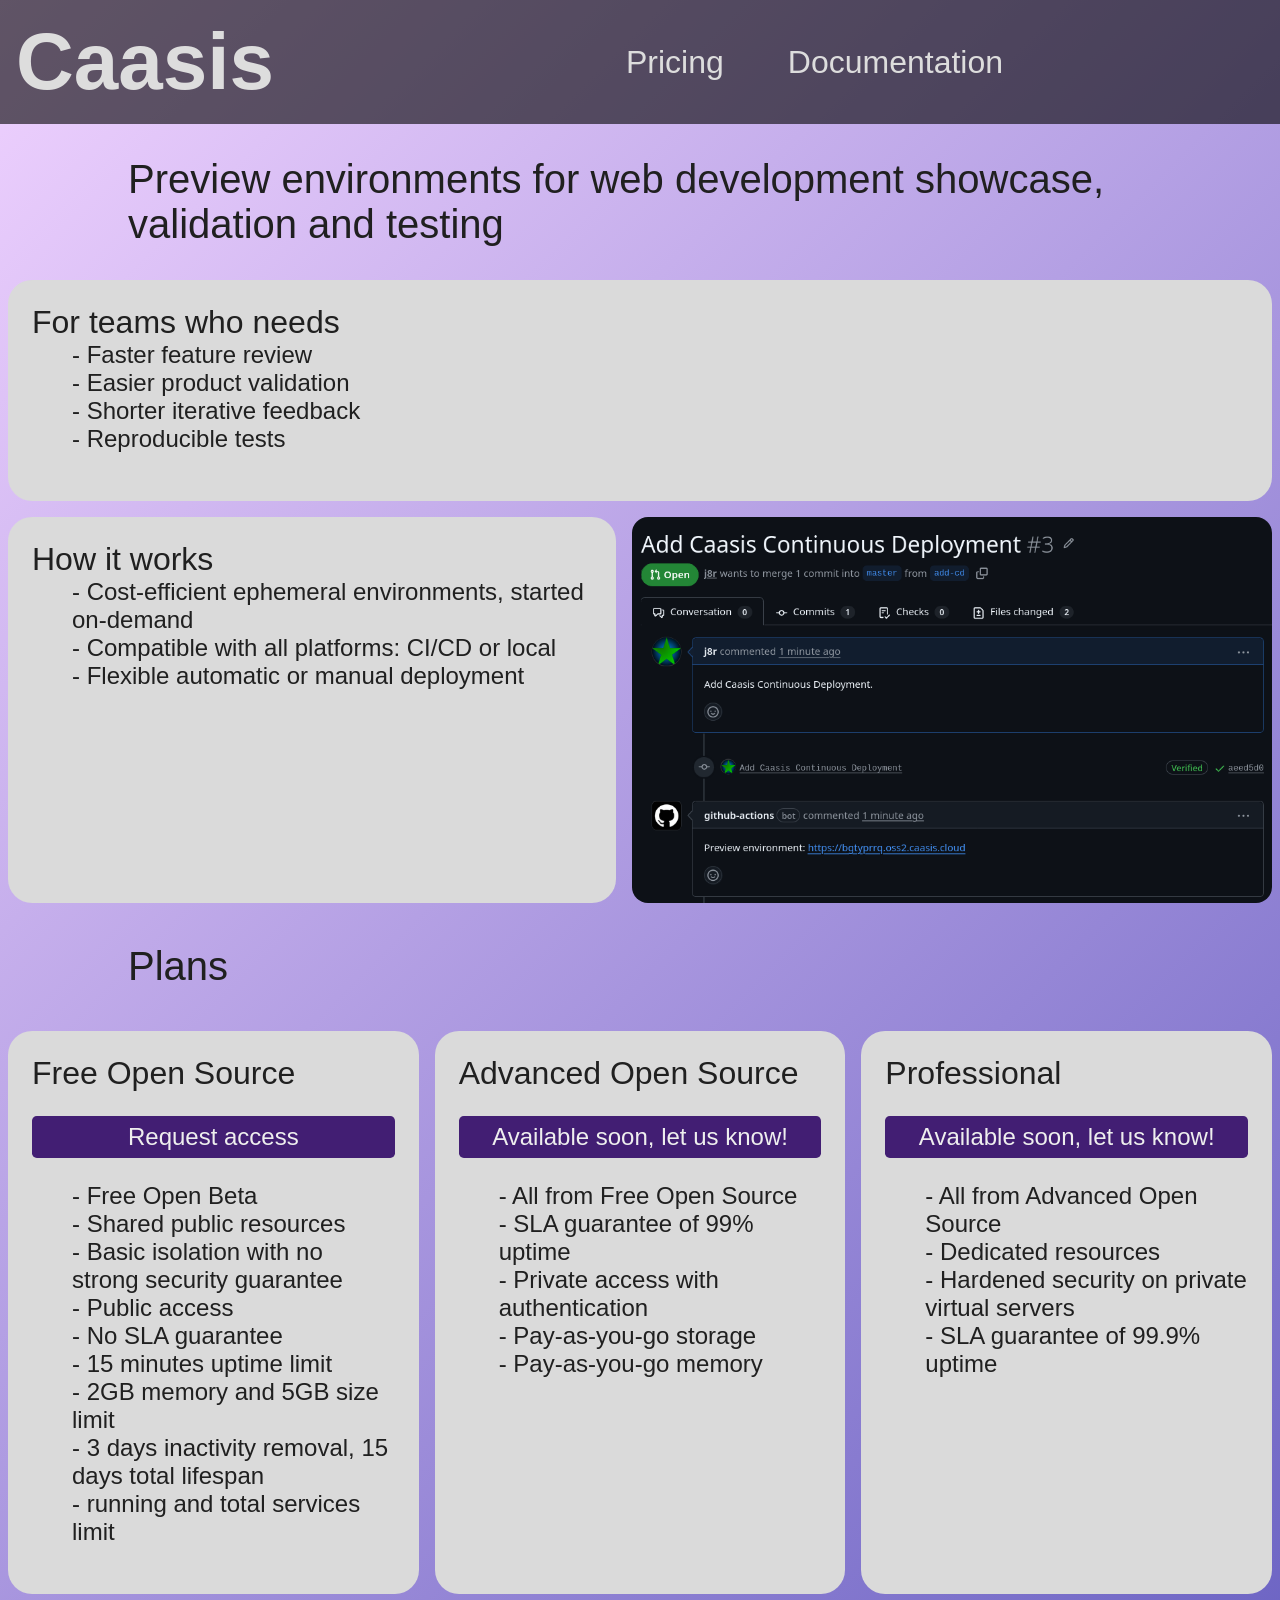
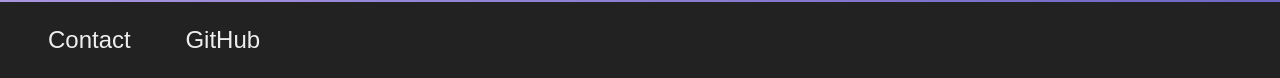
<file: index.html>
<!doctype html>
<html lang="">

<head>
  <meta charset="utf-8">
  <meta name="viewport" content="width=device-width, initial-scale=1">
  <title>Caasis - Preview environments</title>
  <link rel="stylesheet" href="style.css">
  <meta name="description" content="">

  <meta property="og:title" content="">
  <meta property="og:type" content="">
  <meta property="og:url" content="">
  <meta property="og:image" content="">
  <meta property="og:image:alt" content="">

  <link rel="icon" href="/favicon.ico" sizes="any">
  <link rel="icon" href="/icon.svg" type="image/svg+xml">
  <link rel="apple-touch-icon" href="icon.png">
  <meta name="theme-color" content="#421e73">
</head>

<body>
  <header>
    <h1><a href="/">Caasis</a></h1>
    <h3><a href="/#pricing">Pricing</a></h3>
    <h3><a href="/docs.html">Documentation</a></h3>
  </header>
  <h2>Preview environments for web development showcase, validation and testing</h2>
  <div class="box">
    <h3>For teams who needs</h3>
    <ul>
      <li>- Faster feature review</li>
      <li>- Easier product validation</li>
      <li>- Shorter iterative feedback</li>
      <li>- Reproducible tests</li>
    </ul>
  </div>
  <div class="container">
    <div class="box">
      <h3>How it works</h3>
      <ul>
        <li>- Cost-efficient ephemeral environments, started on-demand</li>
        <li>- Compatible with all platforms: CI/CD or local</li>
        <li>- Flexible automatic or manual deployment</li>
      </ul>
    </div>
    <img src="pr-screenshot.png" id="screenshot"/>
    </div>
  </div>
  <h2 id="pricing">Plans</h2>
  <div class="container">
    <div class="box">
      <h3>Free Open Source</h3>
      <button onclick="window.location.href='mailto:support@caasis.cloud'">Request access</button>
      <ul>
        <li>- Free Open Beta</li>
        <li>- Shared public resources</li>
        <li>- Basic isolation with no strong security guarantee</li>
        <li>- Public access</li>
        <li>- No SLA guarantee</li>
        <li>- 15 minutes uptime limit</li>
        <li>- 2GB memory and 5GB size limit</li>
        <li>- 3 days inactivity removal, 15 days total lifespan</li>
        <li>- running and total services limit</li>
      </ul>
    </div>
    <div class="box">
      <h3>Advanced Open Source</h3>
      <button onclick="window.location.href='mailto:support@caasis.cloud'">Available soon, let us know!</button>
      <ul>
        <li>- All from Free Open Source</li>
        <li>- SLA guarantee of 99% uptime</li>
        <li>- Private access with authentication</li>
        <li>- Pay-as-you-go storage</li>
        <li>- Pay-as-you-go memory</li>
      </ul>
    </div>
    <div class="box">
      <h3>Professional</h3>
      <button onclick="window.location.href='mailto:support@caasis.cloud'">Available soon, let us know!</button>
      <ul>
        <li>- All from Advanced Open Source</li>
        <li>- Dedicated resources</li>
        <li>- Hardened security on private virtual servers</li>
        <li>- SLA guarantee of 99.9% uptime</li>
      </ul>
    </div>
  </div>
  <footer>
    <a href="mailto:contact@caasis.cloud">Contact</a>
    <a href="https://github.com/Caasis">GitHub</a>
  </footer>
</body>
</html>
</file>
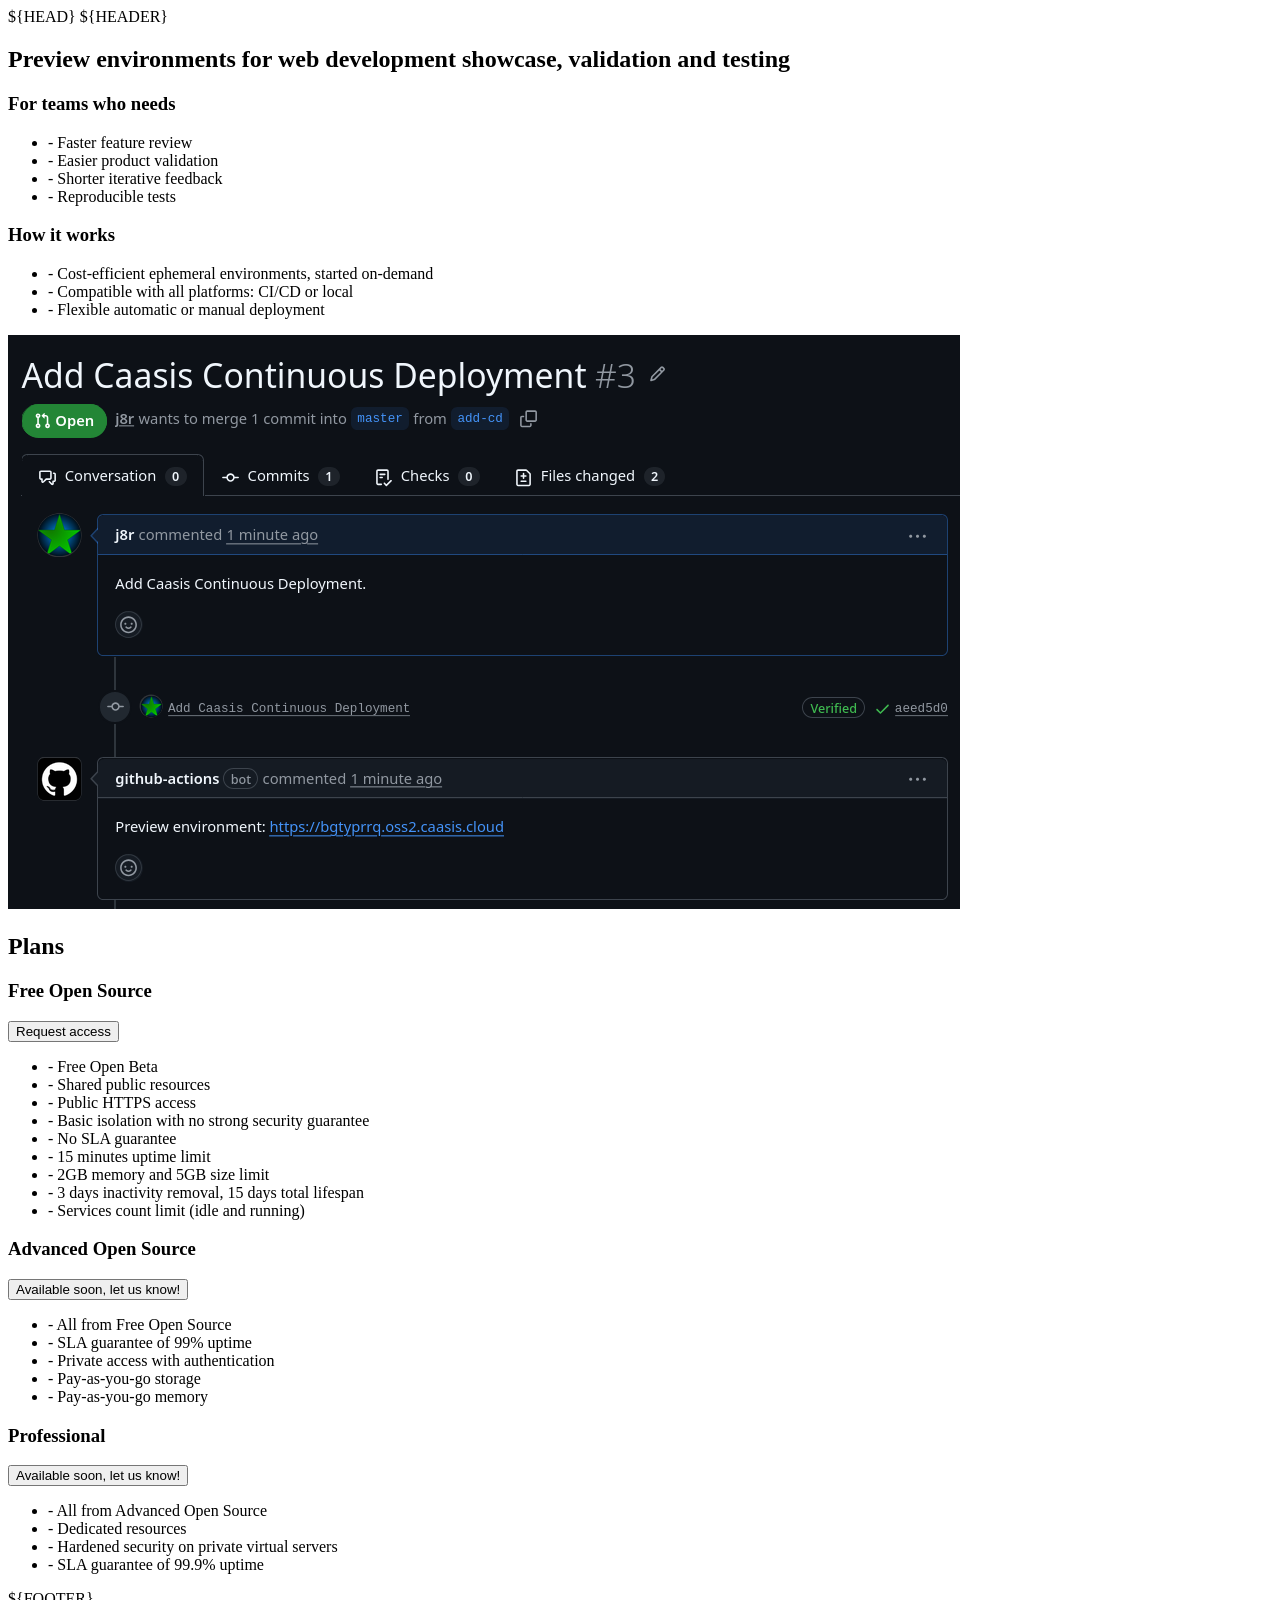
<file: src/index.html>
<!doctype html>
<html lang="en">

${HEAD}
<body>
  ${HEADER}
  <h2>Preview environments for web development showcase, validation and testing</h2>
  <div class="box">
    <h3>For teams who needs</h3>
    <ul>
      <li>- Faster feature review</li>
      <li>- Easier product validation</li>
      <li>- Shorter iterative feedback</li>
      <li>- Reproducible tests</li>
    </ul>
  </div>
  <div class="container">
    <div class="box">
      <h3>How it works</h3>
      <ul>
        <li>- Cost-efficient ephemeral environments, started on-demand</li>
        <li>- Compatible with all platforms: CI/CD or local</li>
        <li>- Flexible automatic or manual deployment</li>
      </ul>
    </div>
    <img src="pr-screenshot.png" id="screenshot" alt="Pull Request screenshot with a preview link">
    </div>
  </div>
  <h2 id="pricing">Plans</h2>
  <div class="container">
    <div class="box">
      <h3>Free Open Source</h3>
      <button onclick="window.location.href='mailto:support@caasis.cloud'">Request access</button>
      <ul>
        <li>- Free Open Beta</li>
        <li>- Shared public resources</li>
        <li>- Public HTTPS access</li>
        <li>- Basic isolation with no strong security guarantee</li>
        <li>- No SLA guarantee</li>
        <li>- 15 minutes uptime limit</li>
        <li>- 2GB memory and 5GB size limit</li>
        <li>- 3 days inactivity removal, 15 days total lifespan</li>
        <li>- Services count limit (idle and running)</li>
      </ul>
    </div>
    <div class="box">
      <h3>Advanced Open Source</h3>
      <button onclick="window.location.href='mailto:support@caasis.cloud'">Available soon, let us know!</button>
      <ul>
        <li>- All from Free Open Source</li>
        <li>- SLA guarantee of 99% uptime</li>
        <li>- Private access with authentication</li>
        <li>- Pay-as-you-go storage</li>
        <li>- Pay-as-you-go memory</li>
      </ul>
    </div>
    <div class="box">
      <h3>Professional</h3>
      <button onclick="window.location.href='mailto:support@caasis.cloud'">Available soon, let us know!</button>
      <ul>
        <li>- All from Advanced Open Source</li>
        <li>- Dedicated resources</li>
        <li>- Hardened security on private virtual servers</li>
        <li>- SLA guarantee of 99.9% uptime</li>
      </ul>
    </div>
  </div>
  ${FOOTER}
</body>
</html>
</file>
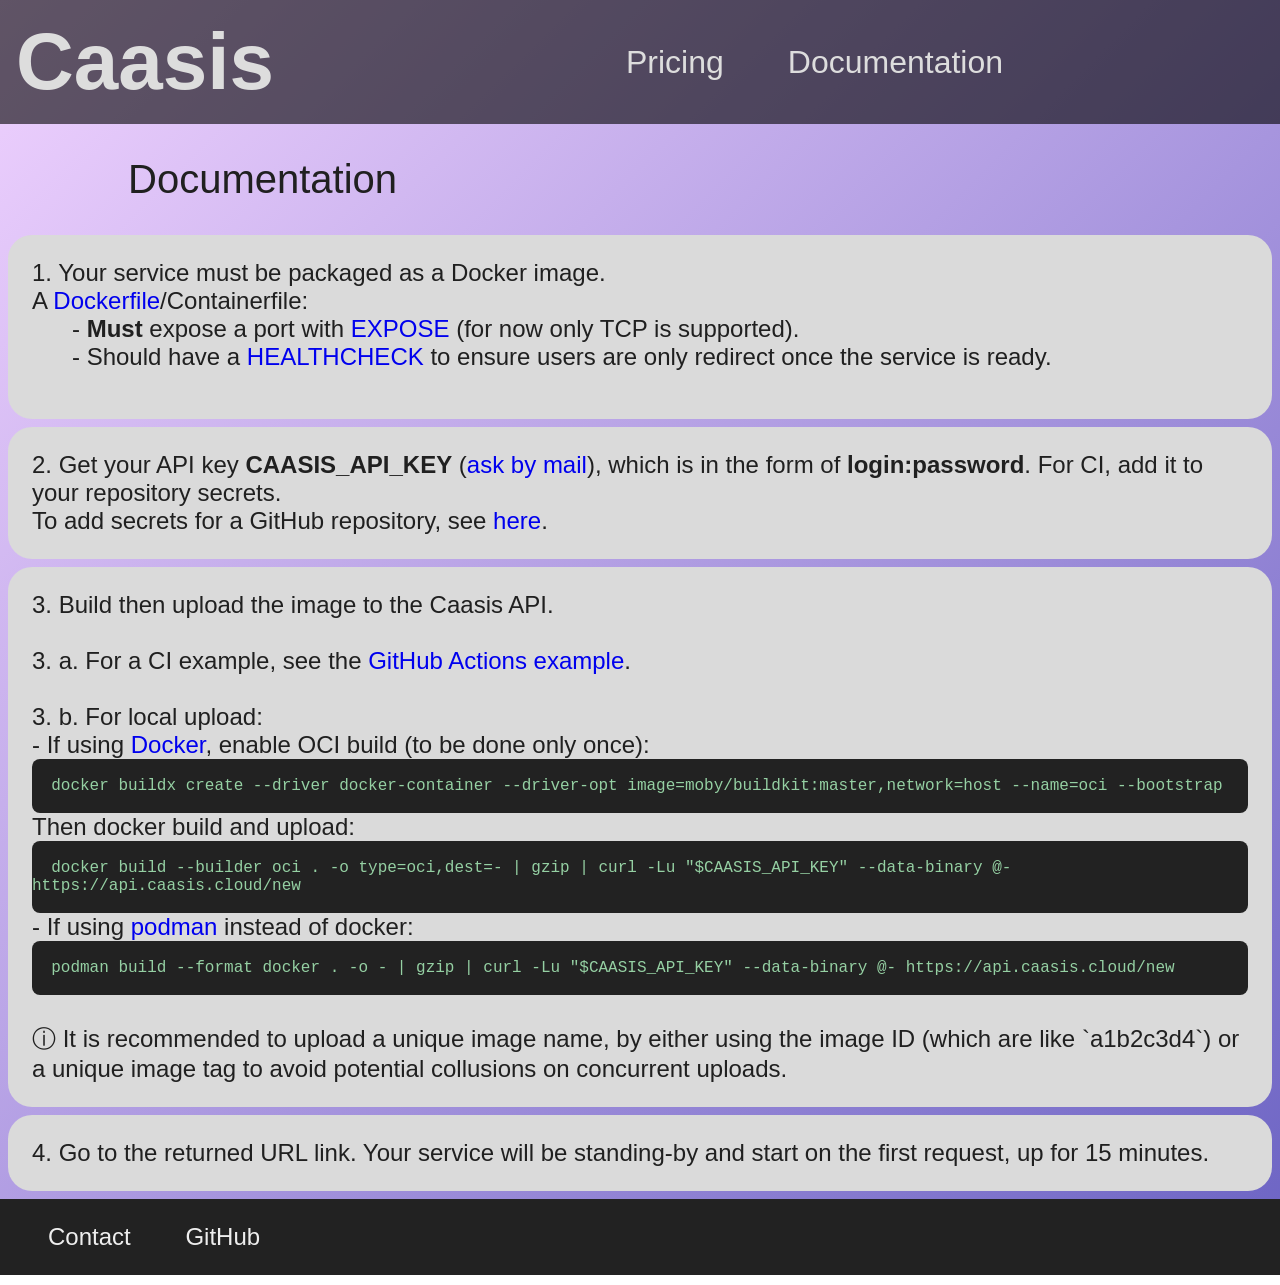
<file: docs.html>
<!doctype html>
<html lang="">

<head>
  <meta charset="utf-8">
  <meta name="viewport" content="width=device-width, initial-scale=1">
  <title>Caasis - Preview environments</title>
  <link rel="stylesheet" href="style.css">
  <meta name="description" content="">

  <meta property="og:title" content="">
  <meta property="og:type" content="">
  <meta property="og:url" content="">
  <meta property="og:image" content="">
  <meta property="og:image:alt" content="">

  <link rel="icon" href="/favicon.ico" sizes="any">
  <link rel="icon" href="/icon.svg" type="image/svg+xml">
  <link rel="apple-touch-icon" href="icon.png">
  <meta name="theme-color" content="#421e73">
</head>

<body>
  <header>
    <h1><a href="/">Caasis</a></h1>
    <h3><a href="/#pricing">Pricing</a></h3>
    <h3><a href="/docs.html">Documentation</a></h3>
  </header>
  <h2>Documentation</h2>
  <div class="box">
    <p>1. Your service must be packaged as a Docker image.<br/>
    A <a href="https://docs.docker.com/get-started/docker-concepts/building-images/writing-a-dockerfile/">Dockerfile</a>/Containerfile:<br/>
    </p>
    <ul>
      <li>- <b>Must</b> expose a port with <a href="https://docs.docker.com/reference/dockerfile/#healthcheck">EXPOSE</a> (for now only TCP is supported).</li>
      <li>- Should have a <a href="https://docs.docker.com/reference/dockerfile/#healthcheck">HEALTHCHECK</a> to ensure users are only redirect once the service is ready.</li>
    </ul>
  </div>

  <div class="box">
    <p>2. Get your API key <b>CAASIS_API_KEY</b> (<a href='mailto:support@caasis.cloud'>ask by mail</a>), which is in the form of <b>login:password</b>. For CI, add it to your repository secrets. </p>
    <p>To add secrets for a GitHub repository, see <a href="https://docs.github.com/en/actions/how-tos/write-workflows/choose-what-workflows-do/use-secrets#creating-secrets-for-a-repository">here</a>.<p/>
  </div>

  <div class="box">
    <p>3. Build then upload the image to the Caasis API.</p>
    </br>
    <p>3. a. For a CI example, see the <a href="https://github.com/Caasis/github-actions-example">GitHub Actions example</a>.</p>
    </br>
    <p>3. b. For local upload:</p>
    - If using <a href="https://www.docker.com/get-started/">Docker</a>, enable OCI build (to be done only once):
    <div class="code">
  docker buildx create --driver docker-container --driver-opt image=moby/buildkit:master,network=host --name=oci --bootstrap
    </div>
    Then docker build and upload:
    <div class="code">
  docker build --builder oci . -o type=oci,dest=- | gzip | curl -Lu "$CAASIS_API_KEY" --data-binary @- https://api.caasis.cloud/new
    </div>
    - If using <a href="https://podman.io/">podman</a> instead of docker:
    <div class="code">
  podman build --format docker . -o - | gzip | curl -Lu "$CAASIS_API_KEY" --data-binary @- https://api.caasis.cloud/new
    </div>
    <br/>
    <p>
      ⓘ It is recommended to upload a unique image name,
      by either using the image ID (which are like `a1b2c3d4`)
      or a unique image tag to avoid potential collusions on concurrent uploads.
    </p>
  </div>
  <div class="box">
    <p>4. Go to the returned URL link. Your service will be standing-by and start on the first request, up for 15 minutes.<p/>
  </div>
  <footer>
    <a href="mailto:contact@caasis.cloud">Contact</a>
    <a href="https://github.com/Caasis">GitHub</a>
  </footer>
</body>
</html>
</file>
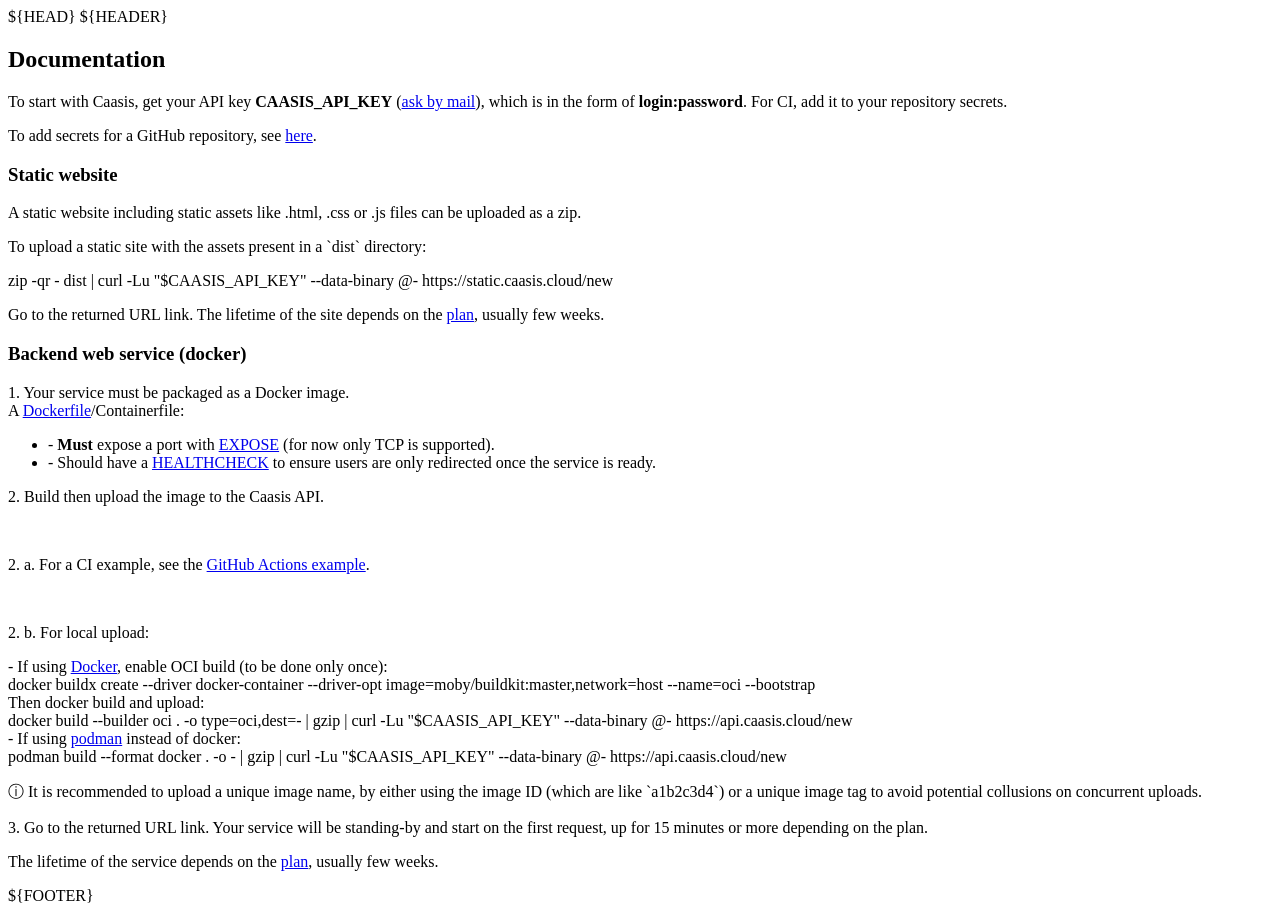
<file: src/docs.html>
<!doctype html>
<html lang="en">
${HEAD}
<body>
  ${HEADER}
  <h2>Documentation</h2>
  <div class="box">
    <p>To start with Caasis, get your API key <b>CAASIS_API_KEY</b> (<a href='mailto:support@caasis.cloud'>ask by mail</a>), which is in the form of <b>login:password</b>. For CI, add it to your repository secrets. </p>
    <p>To add secrets for a GitHub repository, see <a href="https://docs.github.com/en/actions/how-tos/write-workflows/choose-what-workflows-do/use-secrets#creating-secrets-for-a-repository">here</a>.<p/>
  </div>

  <h3>Static website</h3>
  <div class="box">
    <p>A static website including static assets like .html, .css or .js files can be uploaded as a zip.</p>
    <p>To upload a static site with the assets present in a `dist` directory:</p>
    <div class="code">
      zip -qr - dist | curl -Lu "$CAASIS_API_KEY" --data-binary @- https://static.caasis.cloud/new
    </div>
  </div>
  <div class="box">
    <p>Go to the returned URL link. The lifetime of the site depends on the <a href="http://localhost:8080/#pricing">plan</a>, usually few weeks.<p/>
  </div>

  <h3>Backend web service (docker)</h3>
  <div class="box">
    <p>1. Your service must be packaged as a Docker image.<br/>
    A <a href="https://docs.docker.com/get-started/docker-concepts/building-images/writing-a-dockerfile/">Dockerfile</a>/Containerfile:<br/>
    </p>
    <ul>
      <li>- <b>Must</b> expose a port with <a href="https://docs.docker.com/reference/dockerfile/#healthcheck">EXPOSE</a> (for now only TCP is supported).</li>
      <li>- Should have a <a href="https://docs.docker.com/reference/dockerfile/#healthcheck">HEALTHCHECK</a> to ensure users are only redirected once the service is ready.</li>
    </ul>
  </div>

  <div class="box">
    <p>2. Build then upload the image to the Caasis API.</p>
    </br>
    <p>2. a. For a CI example, see the <a href="https://github.com/Caasis/github-actions-example">GitHub Actions example</a>.</p>
    </br>
    <p>2. b. For local upload:</p>
    - If using <a href="https://www.docker.com/get-started/">Docker</a>, enable OCI build (to be done only once):
    <div class="code">
      docker buildx create --driver docker-container --driver-opt image=moby/buildkit:master,network=host --name=oci --bootstrap
    </div>
    Then docker build and upload:
    <div class="code">
      docker build --builder oci . -o type=oci,dest=- | gzip | curl -Lu "$CAASIS_API_KEY" --data-binary @- https://api.caasis.cloud/new
    </div>
    - If using <a href="https://podman.io/">podman</a> instead of docker:
    <div class="code">
      podman build --format docker . -o - | gzip | curl -Lu "$CAASIS_API_KEY" --data-binary @- https://api.caasis.cloud/new
    </div>
    <p>
      ⓘ It is recommended to upload a unique image name,
      by either using the image ID (which are like `a1b2c3d4`)
      or a unique image tag to avoid potential collusions on concurrent uploads.
    </p>
  </div>
  <div class="box">
    <p>3. Go to the returned URL link. Your service will be standing-by and start on the first request, up for 15 minutes or more depending on the plan.<p/>
    <p>The lifetime of the service depends on the <a href="http://localhost:8080/#pricing">plan</a>, usually few weeks.<p/>
  </div>
  ${FOOTER}
</body>
</html>
</file>
<file: style.css>
/*! HTML5 Boilerplate v9.0.1 | MIT License | https://html5boilerplate.com/ */

/* main.css 3.0.0 | MIT License | https://github.com/h5bp/main.css#readme */
/*
 * What follows is the result of much research on cross-browser styling.
 * Credit left inline and big thanks to Nicolas Gallagher, Jonathan Neal,
 * Kroc Camen, and the H5BP dev community and team.
 */

/* ==========================================================================
   Base styles: opinionated defaults
   ========================================================================== */

html {
  color: #202020;
  background: linear-gradient(135deg,#f0d2ff 0%, #6b63c3 100%);
  font-size: 1em;
  font-family: sans-serif;
  padding: 0em;
  position:absolute;
  min-width:100%;
  min-height: 100%;
}
@media (orientation: portrait) {
  html {
    font-size: 0.8em;
  }
}

a {
  text-decoration: none;
}

header {
  color: #ddd;
  padding: 1em;
  display: flex;
  align-items: center;
  background: rgb(0 0 0 / 0.6);
}

body {
  margin: 0;
}

header h3 {
  margin: 0 1em 0 1em;
}

@media (orientation: portrait) {
  header {
    flex-direction: column;
  }
}

header a {
  color: inherit;
  display: block;
  text-align: center;
  width: 100%;
}

h1 {
  font-size: 5em;
}

h2 {
  font-weight: normal;
  font-size: 2.5rem;
  margin-left: 10%;
  margin-right: 10%;
}

h3 {
  font-weight: normal;
  font-size: 2rem;
  margin: 0;
}

div {
  font-size: 1.5rem;
}

p {
  margin: 0;
}

button {
  color: #eee;
  font-size: 1.5rem;
  background-color: #421e73;
  border-radius: 0.2em;
  border: none;
  padding: 0.3em;
  margin: 1em 0 1em 0;
  width: 100%;
  cursor: pointer;
}

button:hover {
  box-shadow: inset 0 0 2em 0 rgb(255 255 255 / 0.2);
}

button:active {
  box-shadow: inset 0 0 2em 0 rgb(0 0 0 / 0.4);
}

ul {
  margin-top: 0;
}

li {
/*   font-size: 1.5em; */
  list-style-type: none;
}

.box {
  background-color: #dadada;
  border-radius: 1em;
  margin: 0.5rem;
  padding: 1em;
  display: block;
}

.container {
  display: flex;
  place-content: center;
}

.code {
  font-family: monospace;
  font-size: 1rem;
  background-color: #222;
  color: #95d0a3;
  width: 100%;
  border-radius: 0.5rem;
  white-space: pre-wrap;
}

@media (orientation: landscape) {
  .container div {
    width: 100%;
  }
  #screenshot {
    max-width: 50%;
  }
  h1 {
    margin: 0 4em 0 0;
  }
}
@media (orientation: portrait) {
  .container {
    flex-direction: column;
  }
  #screenshot {
    max-width: 100%;
  }
  h1 {
    margin: 0;
  }
}

footer {
  font-size: 1.5em;
  padding: 1em;
  background-color: #222;
}

footer a {
  padding: 1em;
  color: #eee;
}

#screenshot {
  margin: 0.5rem;
  border-radius: 1rem;
}
/*
 * Remove text-shadow in selection highlight:
 * https://twitter.com/miketaylr/status/12228805301
 *
 * Customize the background color to match your design.
 */

::-moz-selection {
  background: #b3d4fc;
  text-shadow: none;
}

::selection {
  background: #b3d4fc;
  text-shadow: none;
}

/*
 * A better looking default horizontal rule
 */

hr {
  display: block;
  height: 1px;
  border: 0;
  border-top: 1px solid #ccc;
  margin: 1em 0;
  padding: 0;
}

/*
 * Remove the gap between audio, canvas, iframes,
 * images, videos and the bottom of their containers:
 * https://github.com/h5bp/html5-boilerplate/issues/440
 */

audio,
canvas,
iframe,
img,
svg,
video {
  vertical-align: middle;
}

/*
 * Remove default fieldset styles.
 */

fieldset {
  border: 0;
  margin: 0;
  padding: 0;
}

/*
 * Allow only vertical resizing of textareas.
 */

textarea {
  resize: vertical;
}

/* ==========================================================================
   Author's custom styles
   ========================================================================== */

/* ==========================================================================
   Helper classes
   ========================================================================== */

/*
 * Hide visually and from screen readers
 */

.hidden,
[hidden] {
  display: none !important;
}

/*
 * Hide only visually, but have it available for screen readers:
 * https://snook.ca/archives/html_and_css/hiding-content-for-accessibility
 *
 * 1. For long content, line feeds are not interpreted as spaces and small width
 *    causes content to wrap 1 word per line:
 *    https://medium.com/@jessebeach/beware-smushed-off-screen-accessible-text-5952a4c2cbfe
 */

.visually-hidden {
  border: 0;
  clip: rect(0, 0, 0, 0);
  height: 1px;
  margin: -1px;
  overflow: hidden;
  padding: 0;
  position: absolute;
  white-space: nowrap;
  width: 1px;
  /* 1 */
}

/*
 * Extends the .visually-hidden class to allow the element
 * to be focusable when navigated to via the keyboard:
 * https://www.drupal.org/node/897638
 */

.visually-hidden.focusable:active,
.visually-hidden.focusable:focus {
  clip: auto;
  height: auto;
  margin: 0;
  overflow: visible;
  position: static;
  white-space: inherit;
  width: auto;
}

/*
 * Hide visually and from screen readers, but maintain layout
 */

.invisible {
  visibility: hidden;
}

/*
 * Clearfix: contain floats
 *
 * The use of `table` rather than `block` is only necessary if using
 * `::before` to contain the top-margins of child elements.
 */

.clearfix::before,
.clearfix::after {
  content: "";
  display: table;
}

.clearfix::after {
  clear: both;
}

/* ==========================================================================
   EXAMPLE Media Queries for Responsive Design.
   These examples override the primary ('mobile first') styles.
   Modify as content requires.
   ========================================================================== */

@media only screen and (min-width: 35em) {
  /* Style adjustments for viewports that meet the condition */
}

@media print,
  (-webkit-min-device-pixel-ratio: 1.25),
  (min-resolution: 1.25dppx),
  (min-resolution: 120dpi) {
  /* Style adjustments for high resolution devices */
}

/* ==========================================================================
   Print styles.
   Inlined to avoid the additional HTTP request:
   https://www.phpied.com/delay-loading-your-print-css/
   ========================================================================== */

@media print {
  *,
  *::before,
  *::after {
    background: #fff !important;
    color: #000 !important;
    /* Black prints faster */
    box-shadow: none !important;
    text-shadow: none !important;
  }

  a,
  a:visited {
    text-decoration: underline;
  }

  a[href]::after {
    content: " (" attr(href) ")";
  }

  abbr[title]::after {
    content: " (" attr(title) ")";
  }

  /*
   * Don't show links that are fragment identifiers,
   * or use the `javascript:` pseudo protocol
   */
  a[href^="#"]::after,
  a[href^="javascript:"]::after {
    content: "";
  }

  pre {
    white-space: pre-wrap !important;
  }

  pre,
  blockquote {
    border: 1px solid #999;
    page-break-inside: avoid;
  }

  tr,
  img {
    page-break-inside: avoid;
  }

  p,
  h2,
  h3 {
    orphans: 3;
    widows: 3;
  }

  h2,
  h3 {
    page-break-after: avoid;
  }
}
</file>
